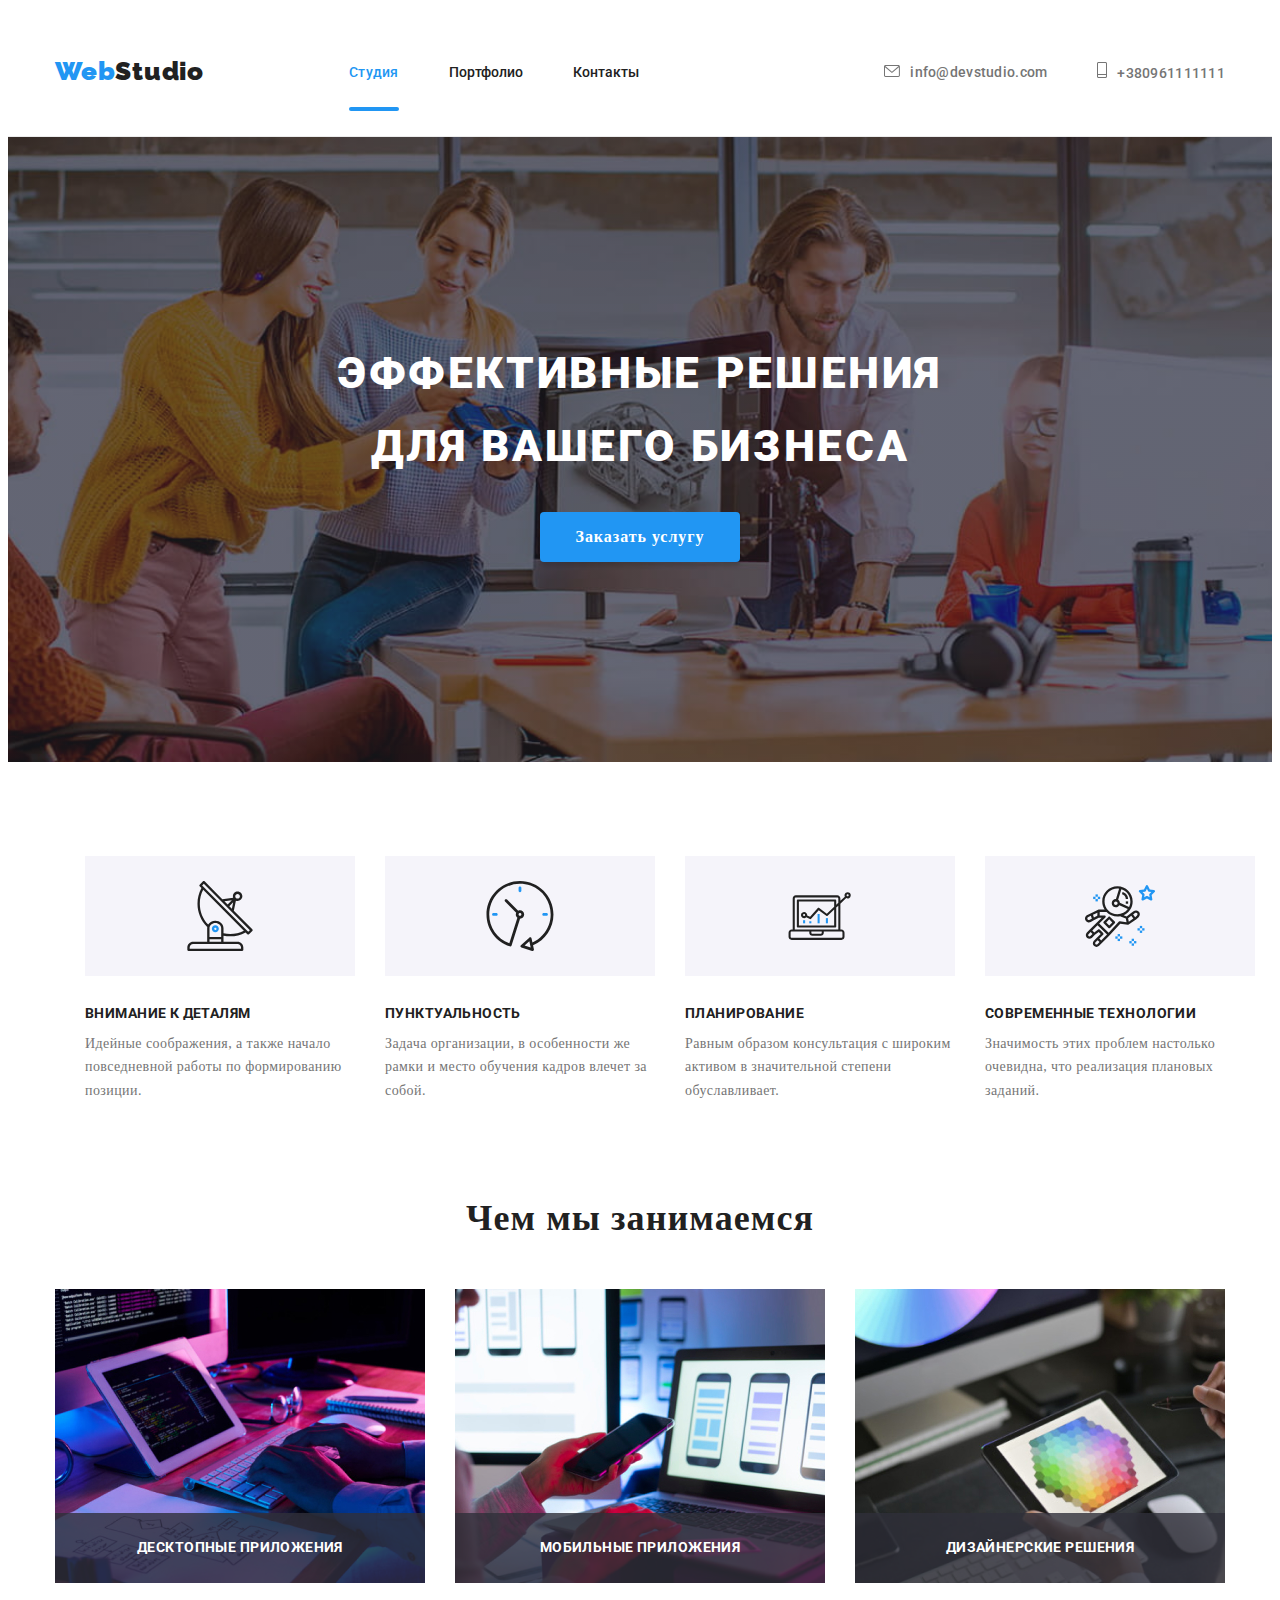
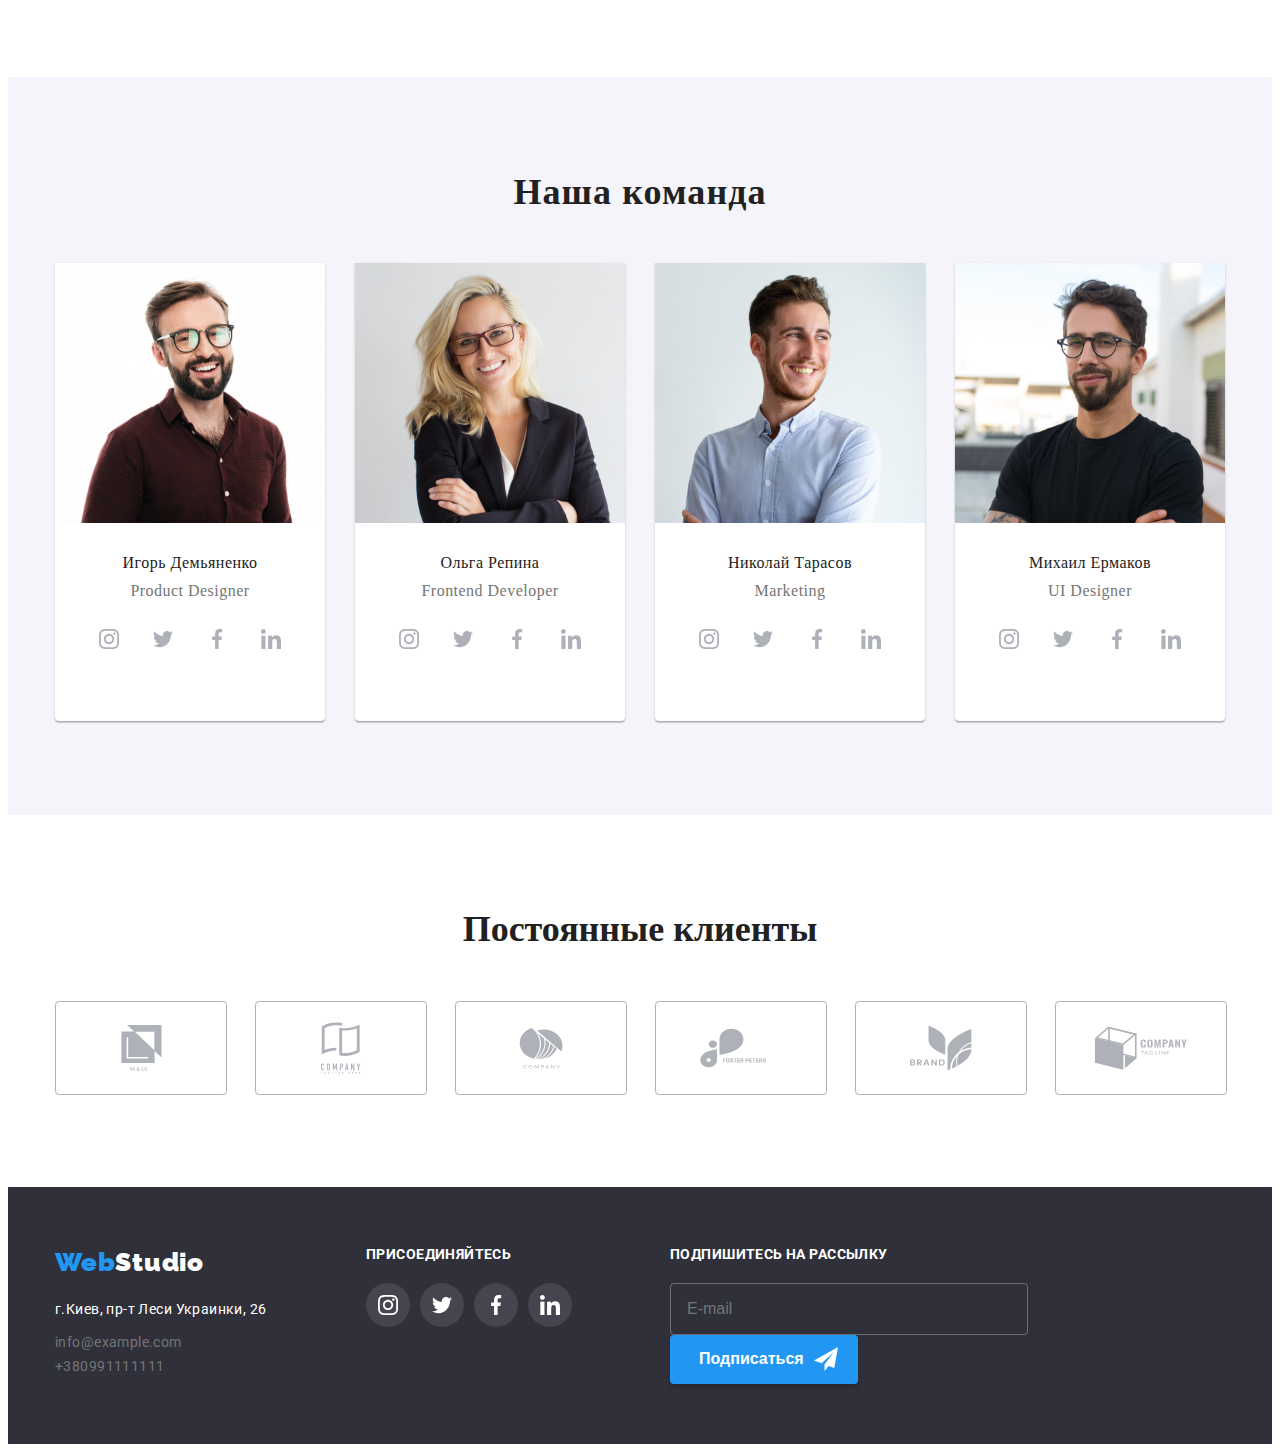
<file: index.html>
<!DOCTYPE html>
<html lang="en">
<head>
     <meta charset="UTF-8">
    <meta http-equiv="X-UA-Compatible" content="IE=edge">
    <meta name="viewport" content="width=device-width, initial-scale=1.0">
    <title>Webstudio</title>
    <link
    rel="stylesheet"
    href="https://cdnjs.cloudflare.com/ajax/libs/modern-normalize/1.1.0/modern-normalize.min.css"
    integrity="sha512-wpPYUAdjBVSE4KJnH1VR1HeZfpl1ub8YT/NKx4PuQ5NmX2tKuGu6U/JRp5y+Y8XG2tV+wKQpNHVUX03MfMFn9Q=="
    crossorigin="anonymous"
    referrerpolicy="no-referrer"
  />
    <link rel="preconnect" href="https://fonts.gstatic.com">
    <link href="https://fonts.googleapis.com/css2?family=Raleway:wght@700&family=Roboto:wght@400;500;700;900&display=swap" rel="stylesheet">
    <link
    rel="stylesheet"
    href="https://cdnjs.cloudflare.com/ajax/libs/animate.css/4.1.1/animate.min.css"
  />
    <link rel= "stylesheet" href="css/main.min.css">

    <header class="header">
        <div class="container header-port">
            <nav class="main-nav"> 
            <a class="logo logo-container" href="index.html"><span class="logo-blue">Web</span>Studio</a>
            
          <ul class="menu">
                <li class="menu__item"><a class="menu-link link-active" href="index.html">Студия</a>
                </li>
                <li class="menu__item"><a class="menu-link" href="portfolio.html">Портфолио</a>
                </li>
                <li class="menu__item"><a class="menu-link" href="#">Контакты</a>
                </li>
            </ul>
            </nav>
        
            <ul class="contacts">
                <li class="contact__item">
            <a class="header__contact-link" href="mailto:info@devstudio.com">
                <svg class="icon-item" width="16px" height="12px">
                    <use href="./images/icon.svg#icon-envelope-1"></use>
                </svg>info@devstudio.com</a>
        </li>
        <li class="contact__item">
            <a class="header__contact-link" href="tel:+380961111111">
                <svg class="icon-item-tel" with="10px" height="16px">
                    <use href="./images/icon.svg#icon-vector1"></use>
                 </svg>+380961111111</a>
             </li>
                </ul>
         </div>
     </header>
     <main> 

    <section class="hero">
          <div class="container">
              
        <h1 class="hero__text hero__text-section">Эффективные решения<br>для вашего бизнеса</h1>
             <button data-modal-open type="button" class="button-order">Заказать услугу</button>
          
          </div>
            </section> 

<section class="section-advantages">
    <div class="container">
    <h2 class="hide-text">Наши преимущества</h2>
    <ul class="advantages__list">
        <li class="advantages__item">
            <div class="advant-item">
        <svg class="icon-satelite" width="70px" height="70px">
            <use href="./images/icon.svg#icon-antenna-1"></use>
        </svg>
            </div>
            <h3 class="text-list">Внимание к деталям</h3>
            <p class="grey-text">Идейные соображения, а также начало повседневной работы по формированию позиции.</p>
        </li>
        <li class="advantages__item">
            <div class="advant-item">
                <svg class="icon-satelite" width="70px" height="70px">
                    <use href="./images/icon.svg#icon-clock-1"></use>
                </svg>
            </div>
            <h3 class="text-list">Пунктуальность</h3>
            <p class="grey-text">Задача организации, в особенности же рамки и место обучения кадров влечет за собой.</p>
        </li>
        <li class="advantages__item">
            <div class="advant-item">
                <svg class="icon-satelite" width="70px" height="70px">
                    <use href="./images/icon.svg#icon-diagram-1"></use>
                </svg>
            </div>
            <h3 class="text-list">Планирование</h3>
            <p class="grey-text">Равным образом консультация с широким активом в значительной степени обуславливает.</p>
        </li>
        <li class="advantages__item">
            <div class="advant-item">
                <svg class="icon-satelite" width="70px" height="70px">
                    <use href="./images/icon.svg#icon-astronaut-1"></use>
                </svg>
            </div>
            <h3 class="text-list">Современные технологии</h3>
            <p class="grey-text">Значимость этих проблем настолько очевидна, что реализация плановых заданий.</p>
        </li>
    </ul>
    </div>
</section>
<section class="what-we-do-section">
    <div class="container">
   <h2 class="what-we-do__section-description">Чем мы занимаемся</h2>
   
    <ul class="what-we-do__list">
        <li class="what-we-do__item"><img class="service-img" src="images/box1.jpg" alt="набор текста" width="370">
        
            <p class="service-text">Десктопные приложения</p>
        
        </li>
        <li class="what-we-do__item"><img class="service-img" src="images/box2.jpg" alt="передача данных" width="370">
            
                <p class="service-text">Мобильные приложения</p>
            
        </li>
        <li class="what-we-do__item"><img class="service-img" src="images/box3.jpg" alt="дизаин" width="370">
            
                <p class="service-text">Дизайнерские решения</p>
            
        </li>
    </ul>
    </div>
</section>

<section class="our-team-section">
    <div class="container">
   <h2 class="section-description">Наша команда</h2>
   <ul class="our-team__list">
    <li class="our-team-item">
    <img src="images/img1.jpg" alt="Игорь Демяненко" width="270">
    <div class="our-team-box">
        <h3 class="worker-name">Игорь Демьяненко</h3>
        <p class="grey-prof">Product Designer</p>
        <ul class="logo-set">
            <li class="logo-cards">
            <a href="#" class="link-logo-list">
                <svg class="in-style" with="20px" height="20px">
                    <use href="./images/icon.svg#icon-instagram">
                    </use>
                </svg>
            </a>
            </li>
            <li class="logo-cards">
             <a href="#" class="link-logo-list">
                <svg class="in-style" with="20px" height="20px">
                    <use href="./images/icon.svg#icon-twitter-1">
                    </use>
                </svg>
            </a>
            </li>
            <li class="logo-cards">
             <a href="#" class="link-logo-list">
                <svg class="in-style" with="20px" height="20px">
                <use href="./images/icon.svg#icon-facebook-1">
                </use>
            </svg>
            </a>
            </li>
            <li class="logo-cards">
                <a href="#" class="link-logo-list">
                    <svg class="in-style" with="20px" height="20px">
                    <use href="./images/icon.svg#icon-linkedin-1">
                    </use>
            </svg>
        </a>
        </li>
        </ul>
        </div>
    </li>
     <li class="our-team-item">
     <img src="images/img2.jpg" alt="Ольга Репина" width="270">
     <div class="our-team-box">
        <h3 class="worker-name">Ольга Репина</h3>
        <p class="grey-prof">Frontend Developer</p>
        <ul class="logo-set">
            <li class="logo-cards">
            <a href="#" class="link-logo-list">
                <svg class="in-style" with="20px" height="20px">
                    <use href="./images/icon.svg#icon-instagram">
                    </use>
                </svg>
            </a>
            </li>
            <li class="logo-cards">
            <a href="#" class="link-logo-list">
                <svg class="in-style" with="20px" height="20px">
                    <use href="./images/icon.svg#icon-twitter-1">
                    </use>
                </svg>
            </a>
            </li>
            <li class="logo-cards">
            <a href="#" class="link-logo-list">
                <svg class="in-style" with="20px" height="20px">
                <use href="./images/icon.svg#icon-facebook-1">
                </use>
            </svg>
            </a>
            </li>
            <li class="logo-cards">
            <a href="#" class="link-logo-list">
                <svg class="in-style" with="20px" height="20px">
                <use href="./images/icon.svg#icon-linkedin-1">
                </use>
            </svg>
        </a>
        </li>
        </ul>
        </div>
        </li>
    <li class="our-team-item">
    <img src="images/img3.jpg" alt="Николай Тарасов" width="270">
    <div class="our-team-box"> 
        <h3 class="worker-name">Николай Тарасов</h3>
        <p class="grey-prof">Marketing</p>
        <ul class="logo-set">
            <li class="logo-cards">
            <a href="#" class="link-logo-list">
                <svg class="in-style" with="20px" height="20px">
                    <use href="./images/icon.svg#icon-instagram">
                    </use>
                </svg>
            </a>
            </li>
            <li class="logo-cards">
            <a href="#" class="link-logo-list">
                <svg class="in-style" with="20px" height="20px">
                    <use href="./images/icon.svg#icon-twitter-1">
                    </use>
                </svg>
            </a>
            </li>
            <li class="logo-cards">
            <a href="#" class="link-logo-list">
                <svg class="in-style" with="20px" height="20px">
                <use href="./images/icon.svg#icon-facebook-1">
                </use>
            </svg>
            </a>
            </li>
            <li class="logo-cards">
            <a href="#" class="link-logo-list">
                <svg class="in-style" with="20px" height="20px">
                <use href="./images/icon.svg#icon-linkedin-1">
                </use>
            </svg>
        </a>
        </li>
        </ul>
        </div>
    </li>
    <li class="our-team-item">
    <img src="images/img4.jpg" alt="Михаил Ермаков" width="270">
    <div class="our-team-box">
        <h3 class="worker-name">Михаил Ермаков</h3>
        <p class="grey-prof">UI Designer</p>
        <ul class="logo-set">
            <li class="logo-cards">
            <a href="#" class="link-logo-list">
                <svg class="in-style" with="20px" height="20px">
                    <use href="./images/icon.svg#icon-instagram">
                    </use>
                </svg>
            </a>
            </li>
            <li class="logo-cards">
            <a href="#" class="link-logo-list">
                <svg class="in-style" with="20px" height="20px">
                    <use href="./images/icon.svg#icon-twitter-1">
                    </use>
                </svg>
            </a>
            </li>
            <li class="logo-cards">
            <a href="#" class="link-logo-list">
                <svg class="in-style" with="20px" height="20px">
                <use href="./images/icon.svg#icon-facebook-1">
                </use>
            </svg>
            </a>
            </li>
            <li class="logo-cards">
            <a href="#" class="link-logo-list">
                <svg class="in-style" with="20px" height="20px">
                <use href="./images/icon.svg#icon-linkedin-1">
                </use>
            </svg>
        </a>
    </li>
        </ul>
        </div>
    </li>
</ul>
</div>
</section>

<section class="current-clients">
    <div class="container">
        <h2 class="client__heading">Постоянные клиенты</h2>
        <ul class="client__list">
            <li class="client">
                <a class="client__link" href="#">
                    <svg class="client-icon" width="41px" height="46px">
                        <use href="./images/icon.svg#icon-group">
                        
                        </use>
                    </svg>
                </a>
            </li>
            <li class="client">
                <a class="client__link" href="#">
                    <svg class="client-icon" width="40px" height="52px">
                        <use href="./images/icon.svg#icon-group-1">
                        
                        </use>
                    </svg>
                </a>
            </li>
            <li class="client">
                <a class="client__link" href="#">
                    <svg class="client-icon" width="44px" height="42px">
                        <use href="./images/icon.svg#icon-group-2">
                        
                        </use>
                    </svg>
                </a>
            </li>
            <li class="client">
                <a class="client__link" href="#">
                    <svg class="client-icon" width="84px" height="40px">
                        <use href="./images/icon.svg#icon-group-8">
                        
                        </use>
                    </svg>
                </a>
            </li>
            <li class="client">
                <a class="client__link" href="#">
                    <svg class="client-icon" width="62px" height="46px">
                        <use href="./images/icon.svg#icon-group-4">
                        
                        </use>
                    </svg>
                </a>
            </li>
            <li class="client">
                <a class="client__link" href="#">
                    <svg class="client-icon" width="94px" height="44px">
                        <use href="./images/icon.svg#icon-group-5">
                        
                        </use>
                    </svg>
                </a>
            </li>
        </ul>
    </div>

</section>
</main>

<footer class="footer">
    
    <div class="container footer-section">
        <div class="footer-wrapper">
        <div class="address-footer-section">
    <a class="logo-footer" href="index.html"><span class="logo-blue">Web</span><span class="studio">Studio</span></a>
    <address>
        <ul class="footer__list">
        <li class="footer__item-list"><a class="address" target="_blank" href="https://goo.gl/maps/M211C4r4D3SkxWqD8">г.Киев, пр-т Леси Украинки, 26</a>
        <li class="footer__tem-list"><a class="mail" href="mailto:info@example.com">info@example.com</a></li>
        <li class="footer__item-list"><a class="tele" href="tel:+380991111111">+380991111111</a></li>
    </ul>
    </address>
    
    </div>
    <div class="footer-soc-links">
        <h2 class="footer__title">присоединяйтесь</h2>
        <ul class="footer__list-icon">
            <li class="footer__icon">
                <a class="footer__icon-list" href="#">
                    <svg class="footer-svg" width="20px" height="20px">
                        <use href="./images/icon.svg#icon-instagramfooter"></use>
                    </svg>
                </a>
            </li>
            <li class="footer__icon">
                <a class="footer__icon-list" href="#">
                    <svg class="footer-svg" width="20px" height="20px">
                        <use href="./images/icon.svg#icon-twiterfooter"></use>
                    </svg>
                </a>
            </li>
            <li class="footer__icon">
                <a class="footer__icon-list" href="#">
                    <svg class="footer-svg" width="20px" height="20px">
                        <use href="./images/icon.svg#icon-facebook-1-1"></use>
                    </svg>
                </a>
            </li>
            <li class="footer__icon">
                <a class="footer__icon-list" href="#">
                    <svg class="footer-svg" width="20px" height="20px">
                        <use href="./images/icon.svg#icon-linkedin-1-1"></use>
                    </svg>
                </a>
            </li>
        </ul>
    </div>
    <div class="footer-subscribe">
        <p class="footer__subscribe-title" id="subscribe-title-id">Подпишитесь на рассылку</p>
            <form class="footer__subscribe-form" id="subscribe-form-id"></form>
         <input class="subscribe-email" type="text" name="email" id="subscribe-email" placeholder="E-mail" required>
         <button class="subscribe-btn" type="submit" id="submit-btn-id">Подписаться
             <svg class="icon-send" aria-hidden="true" width="24px" height="24px">
                 <use href="./images/symbol-defs.svg#icon-icon-send-1"></use>
             </svg>
         </button>
         </div>
         </div>
        
    </div>
</section>
</footer>

<div class="backdrop is-hidden" data-modal>
    <div class="modal">
       
        <form class="forma" action="#" method="POST">
            <button type="button" class="close-btn" data-modal-close>
                <svg class="close" width= "30px" height= "30px">
                    <use href="./images/iconclose.svg#icon-closechrost"></use>
                </svg>
            </button>
            <p class="form-text">Оставьте свои данные, мы вам перезвоним</p>
            <label class="label"><span class="label-name">Имя</span><span class="label-wrap">
            <input type="text" class="contact-form-input" name="user-name" pattern="[a-zA-Za-яеА-ЯЕ]" title="Имя должно содержать символы кирилици или латинского алфавита" required autofocus>
            <svg class="user" width= "18px" height="18px">
                <use href="./images/form.svg#icon-id"></use>
           </svg>
           </span>
           </label>
            <label class="label"><span class="label-name">Телефон</span><span class="label-wrap">
            <input class="contact-form-input" type="tel" name="user-tel" pattern="[0-9]{3}-[0-9]{2}-[0-9]{2}" required>
            <svg class="form-tel" width= "18px" height="18px">
                <use href="./images/form.svg#icon-phoneblack"></use>
                    </svg> 
                </span>
                </label>
            <label class="label"><span class="label-name">Почта</span><span class="label-wrap">
            <input type="mail" required class="contact-form-input">
            <svg class="form-mail" width="18px" height="18px">
                <use href="./images/form.svg#icon-envel"></use>
                    </svg>
                    </span>
                    </label>
            
                    <label class="label" for="massage">Коментарий</label>
                    <textarea class="textarea" name="massage" id="massage" cols="30" rows="8" placeholder="Введите текст"></textarea>
                    <input type="checkbox" name="policy" id="accept-policy" required class="checkbox visually-hidden">
                    <label for="accept-policy" class="checkbox-label">Соглашаюсь с рассылкой и принимаю &nbsp<a href class="policy-link">Условия договора</a></label>
                    
            <button type="submit" class="contact-form-submit">Отправить</button>
         
        </form>
       </div>
</div>
<script src="./js/modal.js"></script>
    
</body>
</html>


<!--
.logo
.menu    dlia ul
.menu__item     для li
.menu__item-link      dlya silok
.btn
block__element-modifier
block__element-modifier-value
</file>
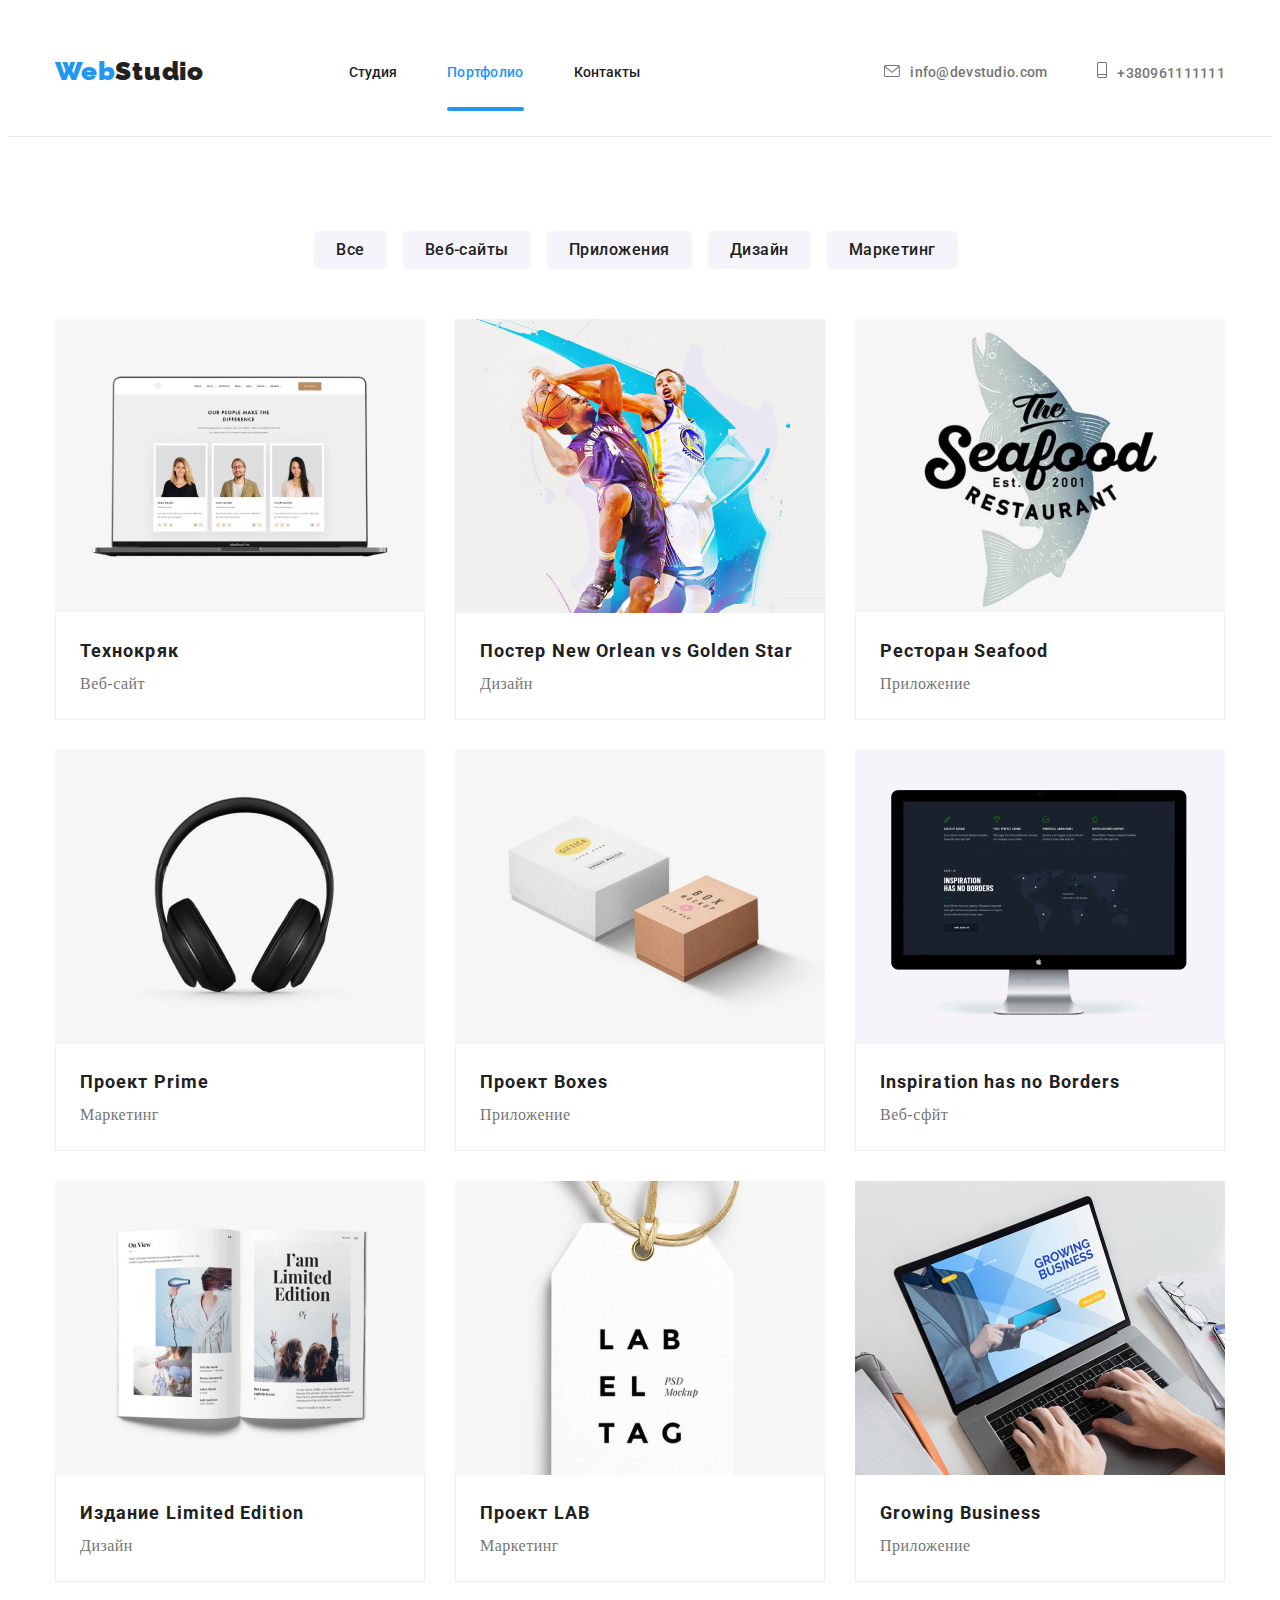
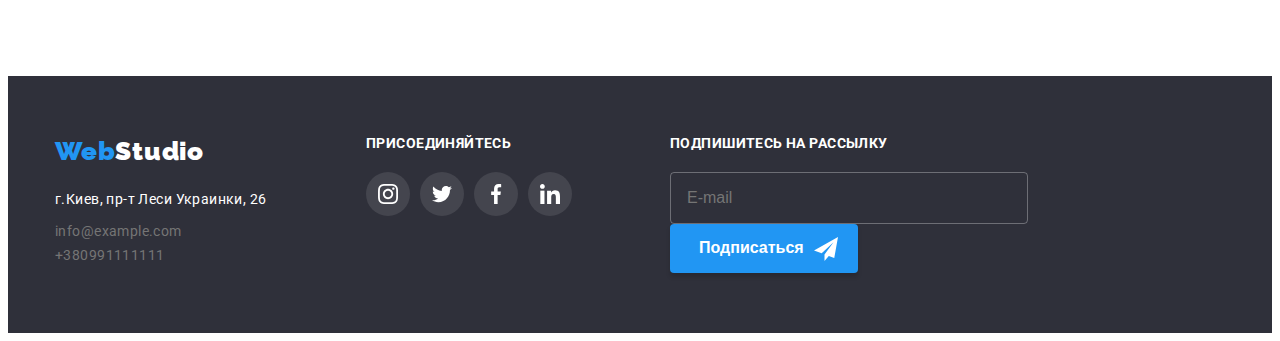
<file: portfolio.html>
<!DOCTYPE html>
<html lang="en">
<head>
    <meta charset="UTF-8">
    <meta http-equiv="X-UA-Compatible" content="IE=edge">
    <meta name="viewport" content="width=device-width, initial-scale=1.0">
    <title>portfolio</title>
    <link
    rel="stylesheet"
    href="https://cdnjs.cloudflare.com/ajax/libs/modern-normalize/1.1.0/modern-normalize.min.css"
    integrity="sha512-wpPYUAdjBVSE4KJnH1VR1HeZfpl1ub8YT/NKx4PuQ5NmX2tKuGu6U/JRp5y+Y8XG2tV+wKQpNHVUX03MfMFn9Q=="
    crossorigin="anonymous"
    referrerpolicy="no-referrer"
  />
    <link rel="preconnect" href="https://fonts.gstatic.com">
    <link href="https://fonts.googleapis.com/css2?family=Raleway:wght@700&family=Roboto:wght@400;500;700;900&display=swap" rel="stylesheet">
    <link
    rel="stylesheet"
    href="https://cdnjs.cloudflare.com/ajax/libs/animate.css/4.1.1/animate.min.css"
  />
    <link rel="stylesheet"   href="css/main.min.css">
</head>
<body>

</head>
<body>
    <header class="header">
        <div class="container header-port">
            <nav class="main-nav"> 
            <a class="logo logo-container" href="index.html"><span class="logo-blue">Web</span>Studio</a>
           
        <ul class="menu">
                <li class="menu__item"><a class="menu-link"  href="index.html">Студия</a>
                </li>
                <li class="menu__item"><a class="menu-link link-active" href="portfolio.html">Портфолио</a>
                </li>
                <li class="menu__item"><a class="menu-link" href="#">Контакты</a>
                </li>
            </ul>
            </nav>
        
            <ul class="contacts">
                <li class="contact__item">
            <a class="header__contact-link" href="mailto:info@devstudio.com">
                <svg class="icon-item" width="16px" height="12px">
                    <use href="./images/icon.svg#icon-envelope-1"></use>
                </svg>info@devstudio.com</a>
        </li>
        <li class="contact__item">
            <a class="header__contact-link" href="tel:+380961111111">
                <svg class="icon-item-tel" with="10px" height="16px">
                    <use href="./images/icon.svg#icon-vector1"></use>
                 </svg>+380961111111</a>
             </li>
                </ul>
         </div>
     </header>
     

<main>
 <section class="main-section">
     <div class="container">
        <ul class="main__btn-list">
            <li class="main__item"><button class="btn-port" type="button">Все</button>
            </li>
            <li class="main__item"><button class="btn-port" type="button">Веб-сайты</button>
            </li>
            <li class="main__item"><button class="btn-port" type="button">Приложения</button>
            </li>
            <li class="main__item"><button class="btn-port" type="button">Дизайн</button>
            </li>
            <li class="main__item"><button class="btn-port" type="button">Маркетинг</button>
            </li>
        </ul>

        <!--Список однотипных элементов, фото с текстом-->
    <section class="poster-section">
    <ul class="poster__list">
            <li class="poster__item">
                <a href="#" class="team-list-link-wraper">
                    <div class="team-list-img-wraper">
                        <img src="images/project1.jpg" alt="Технокряк" width="370"></a>
                <p class="overlay">
                    Технокряк это современная площадка распространения коронавируса. Компании используют эту платформу для цифрового шпионажа и атак на защищённые сервера конкурентов.
                </p>
            </div>
                <div class="img-text">
                <h3 class="poster__name">Технокряк</h3>
                <p class="poster__desc">Веб-сайт</p>
              </div>
                </li>

            <li class="poster__item">
                <a href="#" class="team-list-link-wraper">
                    <div class="team-list-img-wraper">
                    <img src="images/project2.jpg" alt="Баскетбол" width="370"></a>
                    <p class="overlay">
                        Технокряк это современная площадка распространения коронавируса. Компании используют эту платформу для цифрового шпионажа и атак на защищённые сервера конкурентов.
                    </p>
                </div>
                 <div class="img-text">
                <h3 class="poster__name">Постер New Orlean vs Golden Star</h3>
                 <p class="poster__desc">Дизайн</p>
                </div> 
            </li>

            <li class="poster__item">
                <a href="#" class="team-list-link-wraper">
                    <div class="team-list-img-wraper">
                    <img src="images/project3.jpg" alt="Ресторан" width="370"></a>
                    <p class="overlay">
                        Технокряк это современная площадка распространения коронавируса. Компании используют эту платформу для цифрового шпионажа и атак на защищённые сервера конкурентов.
                    </p>
                </div>
                <div class="img-text">
                <h3 class="poster__name">Ресторан Seafood</h3>
                <p class="poster__desc">Приложение</p>
            </div>
            </li>
            
            <li class="poster__item">
                <a href="#" class="team-list-link-wraper">
                     <div class="team-list-img-wraper">
                    <img src="images/project4.jpg" alt="Прайм" width="370"></a>
                    <p class="overlay">
                        Технокряк это современная площадка распространения коронавируса. Компании используют эту платформу для цифрового шпионажа и атак на защищённые сервера конкурентов.
                    </p>
                 </div>
               <div class="img-text">
                <h3 class="poster__name">Проект Prime</h3>
                <p class="poster__desc">Маркетинг</p>
                </div>
            </li>
            <li class="poster__item">
                <a href="#" class="team-list-link-wraper">
                    <div class="team-list-img-wraper">
                    <img src="images/project5.jpg" alt="Ящики" width="370"></a>
                    <p class="overlay">
                        Технокряк это современная площадка распространения коронавируса. Компании используют эту платформу для цифрового шпионажа и атак на защищённые сервера конкурентов.
                    </p>
                </div>
                <div class="img-text">
                <h3 class="poster__name">Проект Boxes</h3>
                <p class="poster__desc">Приложение</p>
                </div>
            </li>
            <li class="poster__item">
                <a href="#" class="team-list-link-wraper">
                    <div class="team-list-img-wraper">
                    <img src="images/project6.jpg" alt="Вдохновление" width="370"></a>
                    <p class="overlay">
                        Технокряк это современная площадка распространения коронавируса. Компании используют эту платформу для цифрового шпионажа и атак на защищённые сервера конкурентов.
                    </p>
                </div>
                <div class="img-text">
                <h3 class="poster__name">Inspiration has no Borders</h3>
                <p class="poster__desc">Веб-сфйт</p>
                </div>
            </li>
            <li class="poster__item">
                <a href="#" class="team-list-link-wraper">
                    <div class="team-list-img-wraper">
                    <img src="images/project7.jpg" alt="Издание" width="370"></a>
                    <p class="overlay">
                        Технокряк это современная площадка распространения коронавируса. Компании используют эту платформу для цифрового шпионажа и атак на защищённые сервера конкурентов.
                    </p>
                </div>
                <div class="img-text">
                <h3 class="poster__name">Издание Limited Edition</h3>
                <p class="poster__desc">Дизайн</p>
                </div>
            </li>
            <li class="poster__item">
                <a href="#" class="team-list-link-wraper">
                    <div class="team-list-img-wraper">
                    <img src="images/project8.jpg" alt="Проект" width="370"></a>
                    <p class="overlay">
                        Технокряк это современная площадка распространения коронавируса. Компании используют эту платформу для цифрового шпионажа и атак на защищённые сервера конкурентов.
                    </p>
                </div>
                <div class="img-text">
                <h3 class="poster__name">Проект LAB</h3>
                <p class="poster__desc">Маркетинг</p>
            </div>
            </li>
            <li class="poster__item">
                <a href="#" class="team-list-link-wraper">
                    <div class="team-list-img-wraper">
                    <img src="images/project9.jpg" alt="Бизнес" width="370"></a>
                    <p class="overlay">
                        Технокряк это современная площадка распространения коронавируса. Компании используют эту платформу для цифрового шпионажа и атак на защищённые сервера конкурентов.
                    </p>
                </div>
                <div class="img-text">
                <h3 class="poster__name">Growing Business</h3>
                <p class="poster__desc">Приложение</p>
            </div>
            </li>

        </ul>
        
        </div>
    </section>
</main>
<footer class="footer">
    
    <div class="container footer-section">
        <div class="footer-wrapper">
        <div class="address-footer-section">
    <a class="logo-footer" href="index.html"><span class="logo-blue">Web</span><span class="studio">Studio</span></a>
    <address>
        <ul class="footer__list">
        <li class="footer__item-list"><a class="address" target="_blank" href="https://goo.gl/maps/M211C4r4D3SkxWqD8">г.Киев, пр-т Леси Украинки, 26</a>
        <li class="footer__tem-list"><a class="mail" href="mailto:info@example.com">info@example.com</a></li>
        <li class="footer__item-list"><a class="tele" href="tel:+380991111111">+380991111111</a></li>
    </ul>
    </address>
    
    </div>
    <div class="footer-soc-links">
        <h2 class="footer__title">присоединяйтесь</h2>
        <ul class="footer__list-icon">
            <li class="footer__icon">
                <a class="footer__icon-list" href="#">
                    <svg class="footer-svg" width="20px" height="20px">
                        <use href="./images/icon.svg#icon-instagramfooter"></use>
                    </svg>
                </a>
            </li>
            <li class="footer__icon">
                <a class="footer__icon-list" href="#">
                    <svg class="footer-svg" width="20px" height="20px">
                        <use href="./images/icon.svg#icon-twiterfooter"></use>
                    </svg>
                </a>
            </li>
            <li class="footer__icon">
                <a class="footer__icon-list" href="#">
                    <svg class="footer-svg" width="20px" height="20px">
                        <use href="./images/icon.svg#icon-facebook-1-1"></use>
                    </svg>
                </a>
            </li>
            <li class="footer__icon">
                <a class="footer__icon-list" href="#">
                    <svg class="footer-svg" width="20px" height="20px">
                        <use href="./images/icon.svg#icon-linkedin-1-1"></use>
                    </svg>
                </a>
            </li>
        </ul>
    </div>
    <div class="footer-subscribe">
        <p class="footer__subscribe-title" id="subscribe-title-id">Подпишитесь на рассылку</p>
            <form class="footer__subscribe-form" id="subscribe-form-id"></form>
         <input class="subscribe-email" type="text" name="email" id="subscribe-email" placeholder="E-mail" required>
         <button class="subscribe-btn" type="submit" id="submit-btn-id">Подписаться
             <svg class="icon-send" aria-hidden="true" width="24px" height="24px">
                 <use href="./images/symbol-defs.svg#icon-icon-send-1"></use>
             </svg>
         </button>
         </div>
         </div>
        
    </div>
</section>
</footer>
</body>
</html>
</file>
<file: css/main.min.css>
:root{--main-font: "Roboto", sans-serif;--secondary-font: "Raleway", sans-serif;--title-color: #212121;--text-color: #757575;--color-button: #ffff;--primary-background: #2F303A;--color-link-title: #2196f3;--background-button: #2196f3;--main-title-color: #ffff;--our-team-background: #F5F4FA;--address-text-color: #ffff;--color-link-footer: #ffff;--company-text-color: #000000;--background-portfolio-button: #F5F4FA;--footer-link-color: rgba(255, 255, 255, 0.6);--border-color: #ececec;--description-color: #a8a8a8;--label-background-color: rgba(33, 150, 243, 0.9);--button-focus-color: #188ce8;--animation: 250ms cubic-bezier(0.4, 0, 0.2, 1);--background-color:  rgba(47, 48, 58, 0.8);--border-color: rgba(255, 255, 255, 0.3)}h1,h2,h3,h4,h5,h6,p{margin-left:o;margin-right:0;margin-bottom:0;margin-top:0}ul,ol,li{margin-top:0;margin-bottom:0;padding:0}img{display:block}.section{padding-top:94px;padding-bottom:94px}.container{width:1200px;margin:0 auto;padding-left:15px;padding-right:15px;box-sizing:border-box}.visually-hidden{position:absolute;clip:rect(1px 1px 1px 1px);clip:rect(1px, 1px, 1px, 1px);padding:0 !important;border:0 !important;height:1px !important;width:1px !important;overflow:hidden}.backdrop{position:fixed;top:0;left:0;width:100vw;height:100vh;background-color:rgba(0,0,0,0.2);visibility:visible;opacity:1;pointer-evEnts:auto;transition:visibility 250ms;opacity:250ms}.is-hidden{opacity:0;visibility:hidden;pointer-events:none}.modal{position:absolute;top:50%;left:50%;min-width:528px;min-height:581px;background-color:var(--address-text-color);transform:translate(-50%, -50%) scale(1);padding:40px}.close-btn{position:absolute;top:8px;right:8px;width:30px;height:30px;border-radius:50%;border:1px solid rgba(0,0,0,0.1);cursor:pointer;background-color:transparent;justify-content:center;align-items:center}.close-btn:hover>.close{fill:var(--color-link-title)}.close-btn:hover:focus>.close{fill:var(--color-link-title)}.close{fill:var(--title-color);width:11px;height:11px}.contact-form-submit{width:200px;font-size:16px;font-weight:700;line-height:1.88;padding:6px 22px;letter-spacing:0.03em;display:block;border-radius:4px;background-color:var(--color-link-title);color:var(--address-text-color);margin:0 auto;cursor:pointer;transition:background-color 250ms cubic-bezier(0.4, 0, 0.2, 1),color 250ms cubic-bezier(0.4, 0, 0.2, 1),box-shadow 250ms cubic-bezier(0.4, 0, 0.2, 1)}.button-order{background:var(--color-link-title);cursor:pointer;font-family:inherit;font-weight:bold;font-size:16px;line-height:1.87;text-align:center;box-shadow:0px 4px 4px rgba(0,0,0,0.15);margin-top:30px;border-radius:4px;border:0;letter-spacing:0.06em;color:var(--color-button);width:200px;height:50px;transition:var(--label-background-color) var(--animation),box-shadow var(--animation)}.button-order:hover{background-color:var(--color-link-title);color:var(--main-title-color);outline:none}.button-order:focus{background-color:var(--color-link-title);color:var(--main-title-color);outline:none}.logo-set{display:flex;justify-content:space-between}.logo-cards:not(:last-child){margin-right:10px}.in-style{width:20px;height:20px}.link-logo-list{display:flex;justify-content:center;align-items:center;background-color:var(--color-link-footer);fill:#afb1b8;width:44px;height:44px;border-radius:50%}.link-logo-list:hover{fill:var(--color-link-footer);background:var(--color-link-title)}.link-logo-list:focus{fill:var(--color-link-footer);background:var(--color-link-title)}.section-description{font-weight:bold;font-size:36px;line-height:42px;text-align:center;letter-spacing:0.03em;color:var(--title-color);margin-bottom:50px}.what-we-do-description{display:flex;justify-content:center}.footer__list-icon{display:flex;width:206px;justify-content:space-between;margin-top:20px}.footer__icon-list{display:flex;width:44px;height:44px;justify-content:center;align-items:center;background-color:rgba(255,255,255,0.1);border-radius:50%;fill:#fff}.footer__icon-list:hover{background:var(--color-link-title)}.footer__icon-list:focus{background:var(--color-link-title)}.backdrop{position:fixed;top:0;left:0;width:100vw;height:100vh;background-color:rgba(0,0,0,0.2);visibility:visible;opacity:1;pointer-evEnts:auto;transition:visibility 250ms;opacity:250ms}.is-hidden{opacity:0;visibility:hidden;pointer-events:none}.form-text{font-family:var(--main-font);font-style:normal;font-weight:700;font-size:20px;line-height:1.15;text-align:center;letter-spacing:0.03em;color:var(--title-color);margin-bottom:12px}.forma{display:flex;flex-direction:column}.label{font-style:normal;font-weight:500;width:100%;margin-bottom:10px;font-size:12px;line-height:1.7;letter-spacing:0.03;color:var(--text-color)}.name{margin-bottom:4px}.contact-form-input{width:100%;height:40px;border:1px solid rgba(33,33,33,0.2);border-radius:4px;color:var(--text-color);padding-left:42px;font-size:14px;transition:border-color 250ms, linear;outline:0}.contact-form-input:focus{border-color:var(--color-link-title)}.contact-form-input:focus+.form-tel{transition:border-color 250ms, linear;fill:var(--color-link-title)}.contact-form-input:focus+.user{transition:border-color 250ms, linear;fill:var(--color-link-title)}.contact-form-input:focus+.form-mail{transition:border-color 250ms, linear;fill:var(--color-link-title)}.contact-form-input:hover{border-color:var(--color-link-title)}.contact-form-input:hover+.form-tel{transition:border-color 250ms, linear;fill:var(--color-link-title)}.contact-form-input:hover+.user{transition:border-color 250ms, linear;fill:var(--color-link-title)}.contact-form-input:hover+.form-mail{transition:border-color 250ms, linear;fill:var(--color-link-title)}.label-wrap{position:relative}.user{position:absolute;width:18px;height:18px;top:50%;transform:translateY(-50%);left:-10px;top:37px;color:CurrentColor}.form-tel{position:absolute;width:18px;height:18px;top:50%;transform:translateY(-50%);left:-35px;top:37px;color:CurrentColor}.form-mail{position:absolute;width:18px;height:18px;top:37px;transform:translateY(-50%);left:-20px;color:CurrentColor}.textarea{width:100%;height:120px;margin-top:10px;margin-bottom:20px;padding:15px;font-size:14px;letter-spacing:0.01em;border:1px solid rgba(33,33,33,0.2);transition:border-color 250ms linear;resize:none}.textarea:hover{outline:none;border-color:var(--color-link-title);transition:border-color 250ms, linear}.textarea:focus{outline:none;border-color:#2196F3;transition:border-color 250ms, linear}.checkbox-label{display:flex;align-items:center;font-size:14px;margin-bottom:30px;margin-left:20px}.checkbox-label::before{display:block;content:"";width:16px;height:15px;border:1px solid var(--title-color);border-radius:2px;margin-right:10px}.checkbox:checked{margin-left:10px;width:16px;height:15px}.checkbox:checked+.checkbox-label::before{background-size:cover;background-image:url(../images/iconcheck\.svg)}.checkbox:focus+.checkbox-label::before{border-radius:2px}.check{display:inline-block;width:11px;height:8px;vertical-align:middle;fill:var(--address-text-color);stroke:var(--address-text-color)}.checkbox-policy{display:inline-flex;width:16px;height:15px;margin-left:13px;margin-right:7px;border:1px solid var(--title-color);border-radius:2px;align-items:center}.policy-text{font-size:14px;line-height:1.8;font-family:Roboto;font-style:normal;font-weight:500;letter-spacing:0.03em;color:var(--text-color)}.policy-link{color:var(--color-link-title);text-decoration:underline}.accept{font-size:14px;padding-left:10px;color:var(--color-link-title);text-decoration:underline;color:var(--color-link-title)}.footer{background:var(--primary-background);padding-top:60px;padding-bottom:60px}.footer-section{display:flex;align-items:baseline}.footer-wrapper{display:flex}.footer__item-list:not(:last-child){margin-bottom:9px}.studio{color:var(--main-title-color)}.footer__item:not(:last-child){margin-bottom:9px}.address{font-family:Roboto;font-style:normal;font-weight:400;color:var(--main-title-color);line-height:1.7;letter-spacing:0.03em;font-size:14px}.address:hover{color:var(--color-link-title)}.mail{font-family:var(--main-font);font-style:normal;font-weight:400;font-size:14px;line-height:1.7;letter-spacing:0.03em;color:var(--text-color)}.mail:hover{color:var(--color-link-title)}.tele{font-family:var(--main-font);font-style:normal;font-weight:400;font-size:14px;line-height:1.7;letter-spacing:0.03em;color:var(--text-color)}.tele:hover{color:var(--color-link-title)}.footer-soc-links{margin-left:70px}.footer__title{font-family:'Roboto';font-weight:bold;font-size:14px;line-height:1.14;letter-spacing:0.03em;text-transform:uppercase;color:var(--address-text-color)}.footer__list-icon{display:flex;width:206px;justify-content:space-between;margin-top:20px}.footer__icon-list{display:flex;width:44px;height:44px;justify-content:center;align-items:center;background-color:rgba(255,255,255,0.1);border-radius:50%;fill:#fff}.footer__icon-list:hover{background:var(--color-link-title)}.footer__icon-list:focus{background:var(--color-link-title)}.footer-subscribe{margin-left:98px}.footer__subscribe-title{font-family:'Roboto';margin-bottom:20px;font-weight:700;font-size:14px;line-height:1.14;letter-spacing:0.03em;text-transform:uppercase;color:var(--address-text-color)}.footer__subscribe-form{display:flex}.subscribe-email{width:358px;margin-right:12px;padding:15px 16px;background-color:transparent;border:1px solid var(--border-color);box-sizing:border-box;border-radius:4px;font-size:16px;line-height:1.25;color:var(--address-text-color)}.subscribe-btn{display:inline-flex;color:var(--address-text-color);background-color:var(--color-link-title);font-weight:700;font-size:16px;line-height:1.8;border:none;box-shadow:0px 4px 4px rgba(0,0,0,0.15);transition:background-color 250ms linear;border-radius:4px;align-items:center;padding-top:10px;padding-bottom:10px;padding-left:29px;padding-right:20px;cursor:pointer}.icon-send{width:24px;height:24px;margin-left:10px;fill:var(--address-text-color)}.header{display:flex;border-bottom:1px solid #ececec;padding-top:24px;padding-bottom:24px;height:80px}.header-port{display:flex;align-items:center}.main-nav{display:flex;align-items:center}.menu{display:flex;align-items:center;list-style:none;margin-top:0;margin-bottom:0;padding-left:0;margin-left:auto}.menu .link-active{display:inline-block;position:relative;font-family:Roboto;font-style:normal;color:var(--color-link-title);letter-spacing:0.02em;font-weight:500;font-size:14px;list-style:none;padding-left:0;transition:cubic-bezier(0.4, 0, 0.2, 1)}.menu .link-active::after{position:absolute;content:'';width:100%;height:4px;border-radius:4px;background:var(--color-link-title);transform:translateY;transition:cubic-bezier(0.4, 0, 0.2, 1);bottom:-31px;left:0}.logo-blue{font-family:Raleway;color:var(--color-link-title);font-weight:900;font-size:26px;letter-spacing:0.03em;line-height:1.2;list-style:none}.logo{font-family:Raleway;color:var(--title-color);font-weight:900;font-size:26px;letter-spacing:0.03em;line-height:1.2em;text-decoration:none;margin-right:95px}.logo-footer{font-family:Raleway;color:var(--title-color);font-weight:900;font-size:26px;letter-spacing:0.03em;line-height:1.2em;text-decoration:none;margin-right:92px;margin-bottom:20px;display:block;text-decoration:none}* li{list-style:none;text-decoration:none}a{list-style:none;text-decoration:none}.list{display:flex}.menu-link{display:inline-block;font-family:var(--main-font);font-style:normal;font-weight:500;font-size:14px;line-height:16px;letter-spacing:0,02em;color:var(--title-color);text-decoration:none;transition:color 250ms linear}.menu-link:hover{color:var(--color-link-title)}.menu-link:focus{color:var(--color-link-title)}.header__contact-link{font-family:var(--main-font);font-style:normal;font-weight:500;color:var(--text-color);letter-spacing:0.02em;line-height:1.2em;font-weight:500;font-size:14px;list-style:none;text-decoration:none;padding-top:32px;padding-bottom:32px;transition:color 250ms linear}.header__contact-link:hover{fill:var(--color-link-title);color:var(--color-link-title)}.header__contact-link:focus{fill:var(--color-link-title);color:var(--color-link-title)}.contacts{display:flex;margin-left:auto;list-style:none;align-items:center}.contacts .contact__item+.contact__item{margin-left:50px}.icon-item{width:16px;height:12px;margin-right:10px;fill:currentColor}.icon-item-tel{width:10px;height:16px;margin-right:10px;fill:currentColor}.link-item:hover{color:var(--color-link-title)}.link-item:focus{color:var(--color-link-title)}.menu__item{margin-left:50px}.hero{background-image:linear-gradient(to right, rgba(47,48,58,0.4), rgba(47,48,58,0.4)),url(../images/heroimg.jpg);background-repeat:no-repeat;background-position:center;background-size:cover;text-align:center;padding-top:200px;padding-bottom:200px}.hero__text{font-family:'Roboto';font-style:normal;font-weight:900;font-size:44px;line-height:1.65;text-align:center;letter-spacing:0.06em;text-transform:uppercase;color:var(--main-title-color)}.section-advantages{padding-top:94px}.middle-section{padding-top:94px;padding-bottom:94px}.hide-text{display:none}.advantages__list{display:flex;list-style:none;padding:0}.advantages__list.advantages__item:not(:last-child){margin-right:30px}.advantages__item{flex-basis:calc((100% - 120px) / 4);margin-left:30px}.text-list{font-family:Roboto;font-style:normal;color:var(--title-color);line-height:1.1;letter-spacing:0.03em;font-weight:700;margin-bottom:10px;font-size:14px;text-transform:uppercase}.grey-text{color:var(--text-color);line-height:1.7;font-weight:400;letter-spacing:0.03em;font-size:14px;text-align:left}.what-we-do-section{padding-bottom:94px;padding-top:94px}.what-we-do__section-description{font-weight:bold;font-size:36px;line-height:42px;text-align:center;letter-spacing:0.03em;color:var(--title-color);margin-bottom:50px}.what-we-do-description{display:flex;justify-content:center}.what-we-do__list{display:flex;flex-wrap:wrap;align-items:center;list-style:none;padding:0;margin-left:-30px}.what-we-do__item{position:relative}.what-we-do__item{flex-basis:calc((100% - 120px) / 4);margin-left:30px}.advant-item{display:flex;justify-content:center;align-items:center;width:270px;height:120px;margin-bottom:30px;background-color:var(--background-portfolio-button)}.icon-satelite{width:70px;height:70px}.service-text{position:absolute;bottom:0;width:100%;display:flex;justify-content:center;align-items:center;height:70px;font-family:var(--main-font);font-style:normal;font-weight:700;font-size:14px;line-height:1.14;text-align:center;letter-spacing:0.03em;text-transform:uppercase;background-color:var(--background-color);color:var(--color-link-footer)}.our-team-section{background:var(--our-team-background);padding-top:94px;padding-bottom:94px}.section-descriotion{font-family:Roboto;font-style:normal;font-weight:bold;font-size:36px;line-height:42px;text-align:center;letter-spacing:0.03em;color:var(--title-color);margin-bottom:50px}.our-team-box{padding:30px 32px;padding-left:15px;padding-right:15px;box-sizing:border-box}.logo-set{display:flex;align-items:center;margin-top:16px;padding-bottom:30px;justify-content:center}.logo-cards:not(:last-child){margin-right:10px}.in-style{width:20px;height:20px}.link-logo-list{display:flex;justify-content:center;align-items:center;background-color:var(--color-link-footer);fill:#afb1b8;width:44px;height:44px;border-radius:50%}.link-logo-list:hover{fill:var(--color-link-footer);background:var(--color-link-title)}.link-logo-list:focus{fill:var(--color-link-footer);background:var(--color-link-title)}.our-team-item{padding-right:0;flex-basis:calc((100% - 120px) / 4);margin-left:30px;margin-top:50px;background:var(--color-link-footer);box-shadow:0px 1px 3px rgba(0,0,0,0.12),0px 1px 1px rgba(0,0,0,0.14),0px 2px 1px rgba(0,0,0,0.12);border-radius:0px 0px 4px 4px}.our-team__list{display:flex;list-style:none;margin-left:-30px;margin-top:-50px;align-items:center}.worker-name{color:var(--title-color);text-align:center;line-height:1.2;letter-spacing:0.03em;font-weight:500;font-size:16px;margin-top:0;margin-bottom:10px}.grey-prof{font-size:16px;line-height:1.18;text-align:center;letter-spacing:0.03em;color:var(--text-color);margin-top:0;margin-bottom:16px}.current-clients{padding-top:94px;padding-bottom:94px}.client__heading{color:var(--title-color);font-weight:700;font-size:36px;line-height:1.16;text-align:center;margin-bottom:50px}.client__list{display:flex;justify-content:space-between}.client{width:170px;height:92px}.client:hover{border:1px solid var(--color-link-title);border-radius:4px}.client:focus{border:1px solid var(--color-link-title);border-radius:4px}.client__link{display:flex;justify-content:center;align-items:center;width:100%;height:100%;fill:#afb1b8;border:1px solid #afb1b8;border-radius:4px}.client__link:hover .client-icon{fill:var(--color-link-title)}.client__link:focus .client-icon{fill:var(--color-link-title)}.link-active-port{font-family:var(--main-font);font-style:normal;color:var(--color-link-title);letter-spacing:0.02em;font-weight:500;font-size:14px;list-style:none}.link-port{font-family:var(--main-font);font-style:normal;font-weight:500;font-size:14px;line-height:16px;letter-spacing:0,02em;color:var(--title-color);text-decoration:none}.main-section{padding-top:94px;padding-bottom:94px}.link-active-port{font-family:var(--main-font);font-style:normal;color:var(--color-link-title);letter-spacing:0.02em;font-weight:500;font-size:14px;list-style:none}.link-port{font-family:var(--main-font);font-style:normal;font-weight:500;font-size:14px;line-height:16px;letter-spacing:0,02em;color:var(--title-color);text-decoration:none}.main-section{padding-top:94px;padding-bottom:94px}.main__btn-list{display:flex;justify-content:center;margin-bottom:50px}.main__item:not(:last-child){margin-right:8px}.btn-port{font-family:Roboto;font-style:normal;background:var(--background-portfolio-button);cursor:pointer;font-weight:500;font-size:16px;line-height:1.65;letter-spacing:0.03em;border-radius:4x;padding:6px 22px;border:0;border-radius:4px;margin-right:8px;color:var(--title-color)}.btn-port:hover{background:var(--color-link-title);color:var(--address-text-color);cursor:pointer}.btn-port:focus{background:var(--color-link-title);color:var(--address-text-color);cursor:pointer}.poster__list{padding:0;margin:0;display:flex;flex-wrap:wrap;margin-left:-30px;margin-top:-30px}.poster__list>.poster__item{flex-basis:calc((100% - 270px) / 9);margin-left:30px;margin-top:30px}.img-text{padding:20px 24px;border:1px solid #eeeeee;border-top:0;padding:20px 24px;border:1px solid #EEE;border-top:0}.poster__item:hover{box-shadow:1px 3px rgba(0,0,0,0.12),0px 1px 1px rgba(0,0,0,0.14),0px 2px 1px rgba(0,0,0,0.2)}.poster__name{font-family:'Roboto';font-weight:700;font-size:18px;line-height:2;letter-spacing:0.06em;margin-bottom:4px;color:var(--title-color);margin-top:0;margin-bottom:0;padding-left:0}.team-list-link-wraper{display:block}.team-list-img-wraper{position:relative;overflow:hidden}.poster__desc{font-size:16px;line-height:30px;letter-spacing:0.03em;color:var(--text-color);margin-top:0;margin-bottom:0;padding-left:0}.overlay{position:absolute;top:0;left:0;height:100%;width:100%;overflow:auto;background-color:rgba(33,150,243,0.9);color:#fff;padding-left:24px;padding-right:24px;padding-top:63px;padding-bottom:63px;transform:translateY(100%);transition:transform 250ms linear}.poster__item:hover .overlay{transform:translateY(0%)}
/*# sourceMappingURL=main.min.css.map */
</file>
